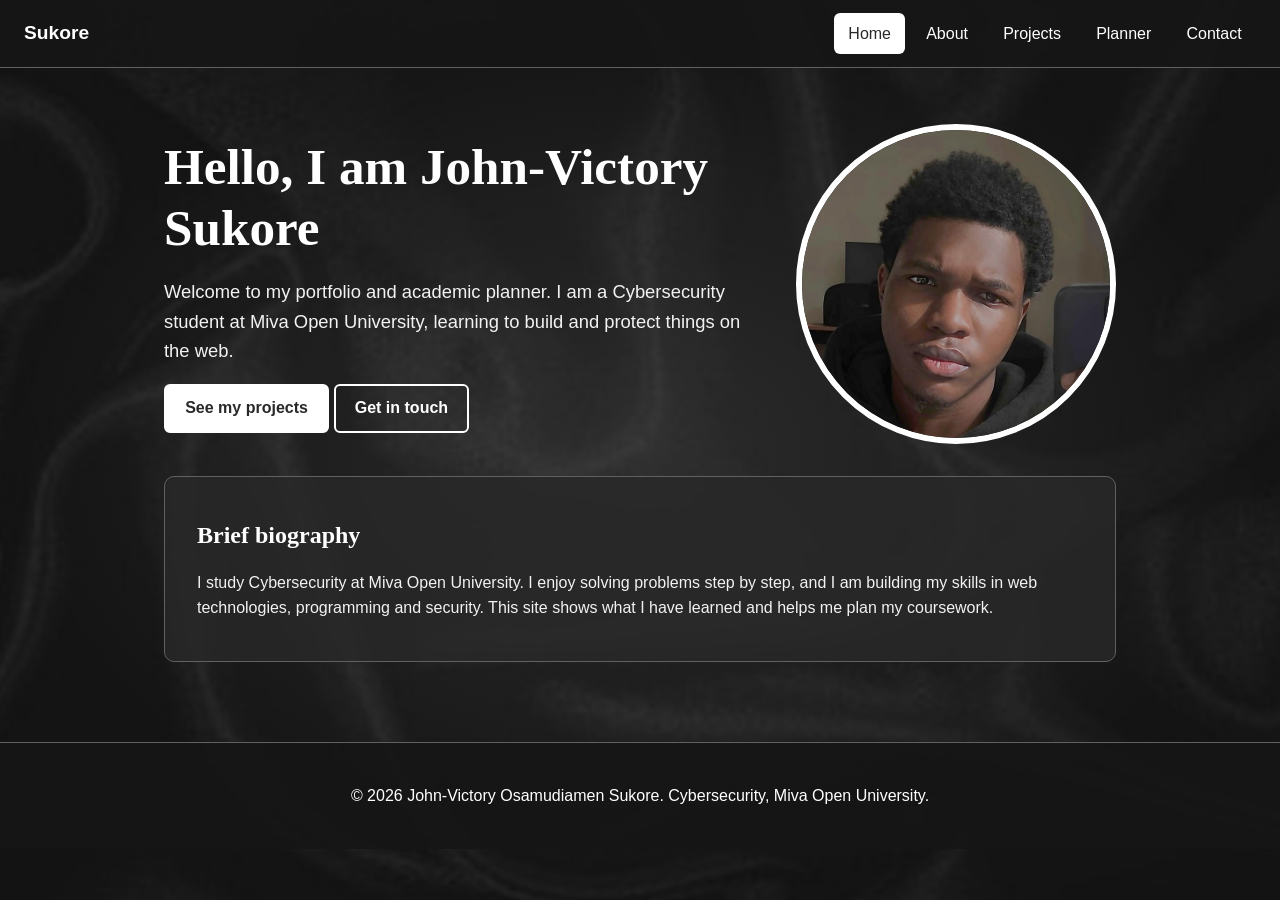
<file: portfolio/index.html>
<!DOCTYPE html>
<html lang="en">
<head>
<meta charset="UTF-8">
<meta name="viewport" content="width=device-width, initial-scale=1">
<title>Home | John-Victory Sukore</title>
<link rel="stylesheet" href="style.css">
</head>
<body>
<header class="site-header">
<a class="brand" href="index.html">Sukore</a>
<button class="menu-btn" id="menuBtn" aria-label="Toggle menu" aria-expanded="false">Menu</button>
<nav><ul id="navList"><li><a href="index.html" class="active" aria-current="page">Home</a></li><li><a href="about.html">About</a></li><li><a href="projects.html">Projects</a></li><li><a href="planner.html">Planner</a></li><li><a href="contact.html">Contact</a></li></ul></nav>
</header>
<main>
<section class="hero">
<div class="hero-text">
<h1>Hello, I am John-Victory Sukore</h1>
<p class="lead">Welcome to my portfolio and academic planner. I am a Cybersecurity student at Miva Open University, learning to build and protect things on the web.</p>
<a class="btn" href="projects.html">See my projects</a>
<a class="btn btn-ghost" href="contact.html">Get in touch</a>
</div>
<img class="portrait" src="profile.jpg" alt="Photograph of John-Victory Sukore" width="320" height="320">
</section>
<section class="panel">
<h2>Brief biography</h2>
<p>I study Cybersecurity at Miva Open University. I enjoy solving problems step by step, and I am building my skills in web technologies, programming and security. This site shows what I have learned and helps me plan my coursework.</p>
</section>
</main>
<footer class="site-footer"><p>&copy; 2026 John-Victory Osamudiamen Sukore. Cybersecurity, Miva Open University.</p></footer>
<script src="script.js"></script>
</body>
</html>
</file>
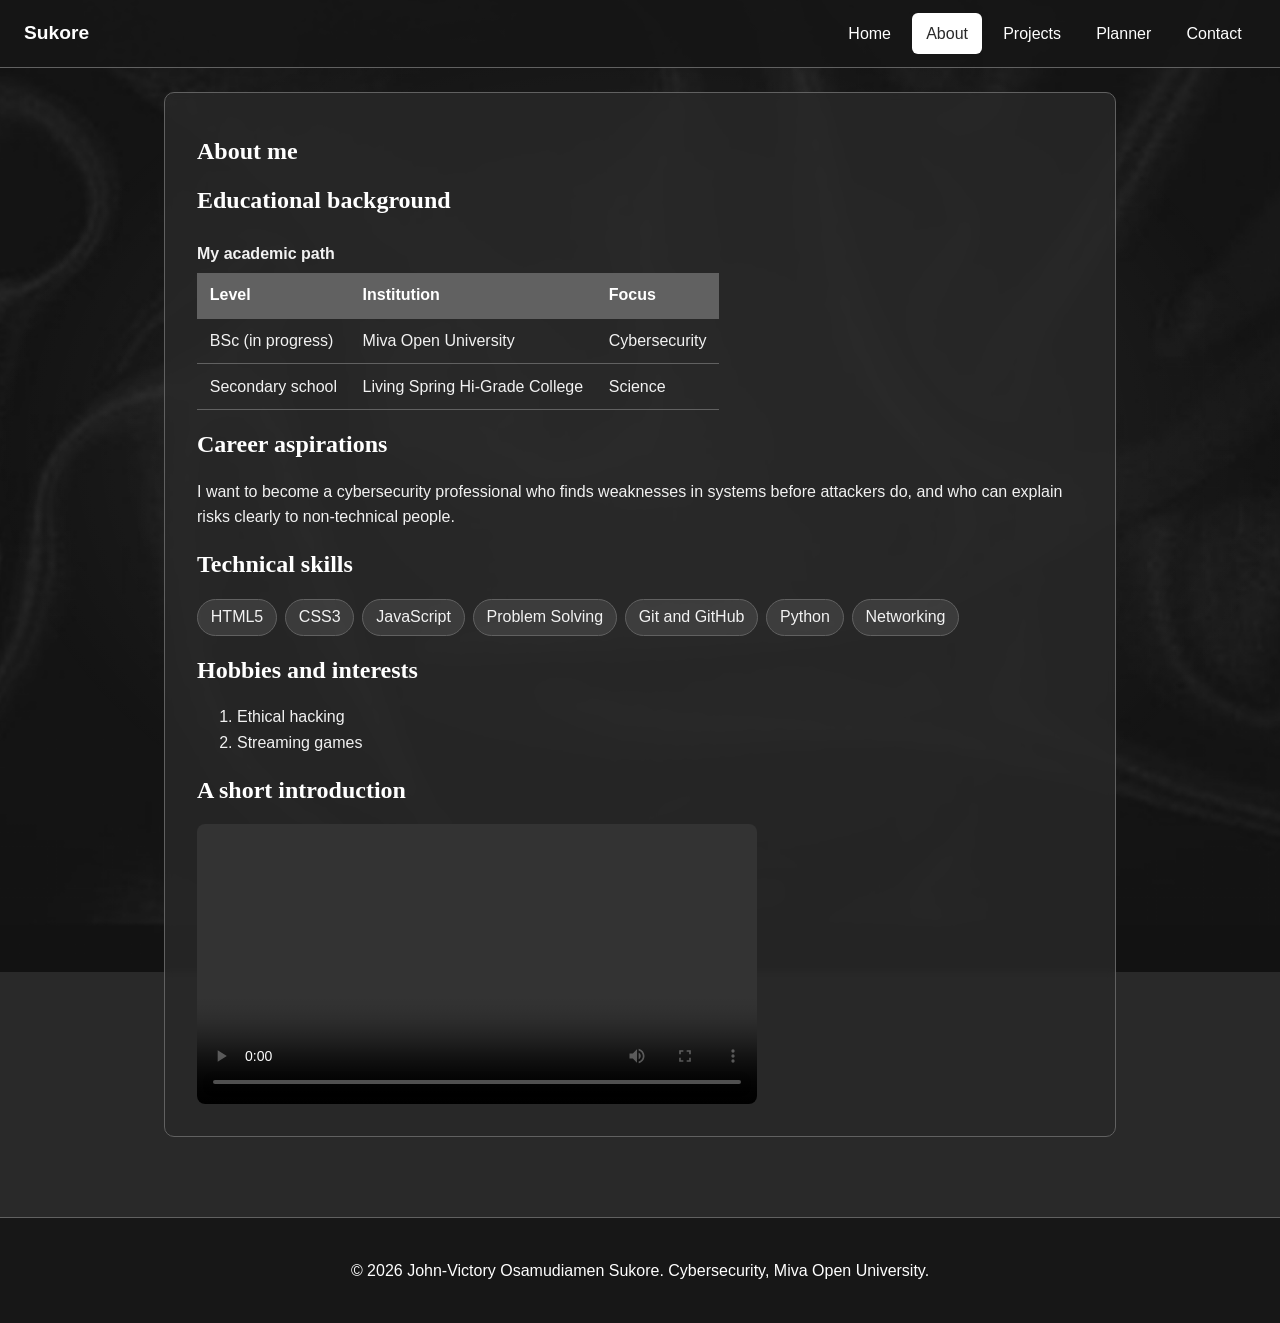
<file: portfolio/about.html>
<!DOCTYPE html>
<html lang="en">
<head>
<meta charset="UTF-8">
<meta name="viewport" content="width=device-width, initial-scale=1">
<title>About | John-Victory Osamudiamen Sukore</title>
<link rel="stylesheet" href="style.css">
</head>
<body>
<header class="site-header">
<a class="brand" href="index.html">Sukore</a>
<button class="menu-btn" id="menuBtn" aria-label="Toggle menu" aria-expanded="false">Menu</button>
<nav><ul id="navList"><li><a href="index.html">Home</a></li><li><a href="about.html" class="active" aria-current="page">About</a></li><li><a href="projects.html">Projects</a></li><li><a href="planner.html">Planner</a></li><li><a href="contact.html">Contact</a></li></ul></nav>
</header>
<main>
<section class="panel">
<h1>About me</h1>
<h2>Educational background</h2>
<table>
<caption>My academic path</caption>
<thead><tr><th>Level</th><th>Institution</th><th>Focus</th></tr></thead>
<tbody>
<tr><td>BSc (in progress)</td><td>Miva Open University</td><td>Cybersecurity</td></tr>
<tr><td>Secondary school</td><td>Living Spring Hi-Grade College</td><td>Science</td></tr>
</tbody>
</table>
<h2>Career aspirations</h2>
<p>I want to become a cybersecurity professional who finds weaknesses in systems before attackers do, and who can explain risks clearly to non-technical people.</p>
<h2>Technical skills</h2>
<ul class="skills"><li>HTML5</li><li>CSS3</li><li>JavaScript</li><li>Problem Solving</li><li>Git and GitHub</li><li>Python</li><li>Networking</li></ul>
<h2>Hobbies and interests</h2>
<ol><li>Ethical hacking</li><li>Streaming games</li></ol>
<h2>A short introduction</h2>
<video controls preload="metadata" width="560"><source src="intro.mp4" type="video/mp4">Your browser does not support video.</video>
</section>
</main>
<footer class="site-footer"><p>&copy; 2026 John-Victory Osamudiamen Sukore. Cybersecurity, Miva Open University.</p></footer>
<script src="script.js"></script>
</body>
</html>
</file>
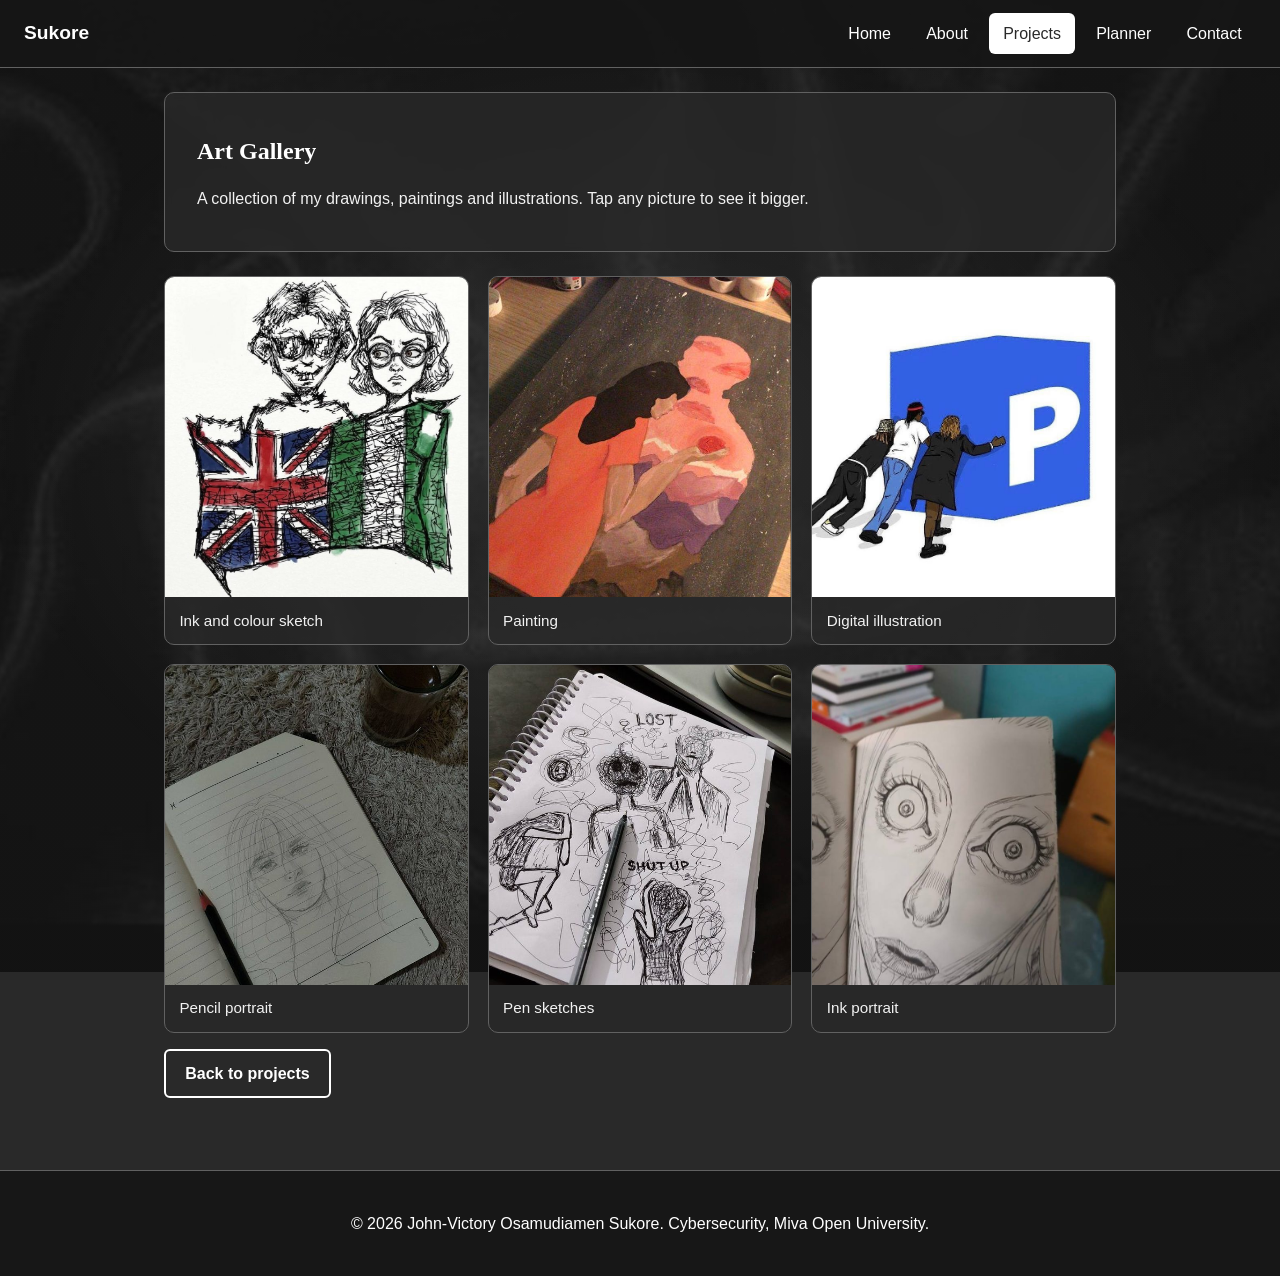
<file: portfolio/art.html>
<!DOCTYPE html>
<html lang="en">
<head>
<meta charset="UTF-8">
<meta name="viewport" content="width=device-width, initial-scale=1">
<title>Art Gallery | John-Victory Sukore</title>
<link rel="stylesheet" href="style.css">
<style>
.gallery{display:grid;grid-template-columns:repeat(auto-fit,minmax(240px,1fr));gap:1.2rem}
.gallery figure{margin:0;background:var(--card);border:1px solid var(--mid);border-radius:10px;overflow:hidden;transition:transform .25s,box-shadow .25s}
.gallery figure:hover{transform:translateY(-4px);box-shadow:0 8px 20px rgba(0,0,0,.5)}
.gallery img{display:block;width:100%;height:320px;object-fit:cover}
.gallery figcaption{padding:.7rem .9rem;font-size:.95rem}
</style>
</head>
<body>
<header class="site-header">
<a class="brand" href="index.html">Sukore</a>
<button class="menu-btn" id="menuBtn" aria-label="Toggle menu" aria-expanded="false">Menu</button>
<nav><ul id="navList"><li><a href="index.html">Home</a></li><li><a href="about.html">About</a></li><li><a href="projects.html" class="active" aria-current="page">Projects</a></li><li><a href="planner.html">Planner</a></li><li><a href="contact.html">Contact</a></li></ul></nav>
</header>
<main>
<section class="panel">
<h1>Art Gallery</h1>
<p>A collection of my drawings, paintings and illustrations. Tap any picture to see it bigger.</p>
</section>
<section class="gallery">
<figure><a href="art1.jpg"><img src="art1.jpg" alt="Ink and colour sketch of two people in front of the UK and Nigerian flags" loading="lazy"></a><figcaption>Ink and colour sketch</figcaption></figure>
<figure><a href="art2.jpg"><img src="art2.jpg" alt="Painting of a woman holding a red flower beside a pink silhouette" loading="lazy"></a><figcaption>Painting</figcaption></figure>
<figure><a href="art3.jpg"><img src="art3.jpg" alt="Digital illustration of three people pushing a big blue cube with the letter P" loading="lazy"></a><figcaption>Digital illustration</figcaption></figure>
<figure><a href="art4.jpg"><img src="art4.jpg" alt="Pencil portrait sketch of a girl in a notebook" loading="lazy"></a><figcaption>Pencil portrait</figcaption></figure>
<figure><a href="art5.jpg"><img src="art5.jpg" alt="Pen sketches of scribbled figures with the words LOST and SHUT UP" loading="lazy"></a><figcaption>Pen sketches</figcaption></figure>
<figure><a href="art6.jpg"><img src="art6.jpg" alt="Ink drawing of a face with large eyes" loading="lazy"></a><figcaption>Ink portrait</figcaption></figure>
</section>
<p><a class="btn btn-ghost" href="projects.html">Back to projects</a></p>
</main>
<footer class="site-footer"><p>&copy; 2026 John-Victory Osamudiamen Sukore. Cybersecurity, Miva Open University.</p></footer>
<script src="script.js"></script>
</body>
</html>
</file>
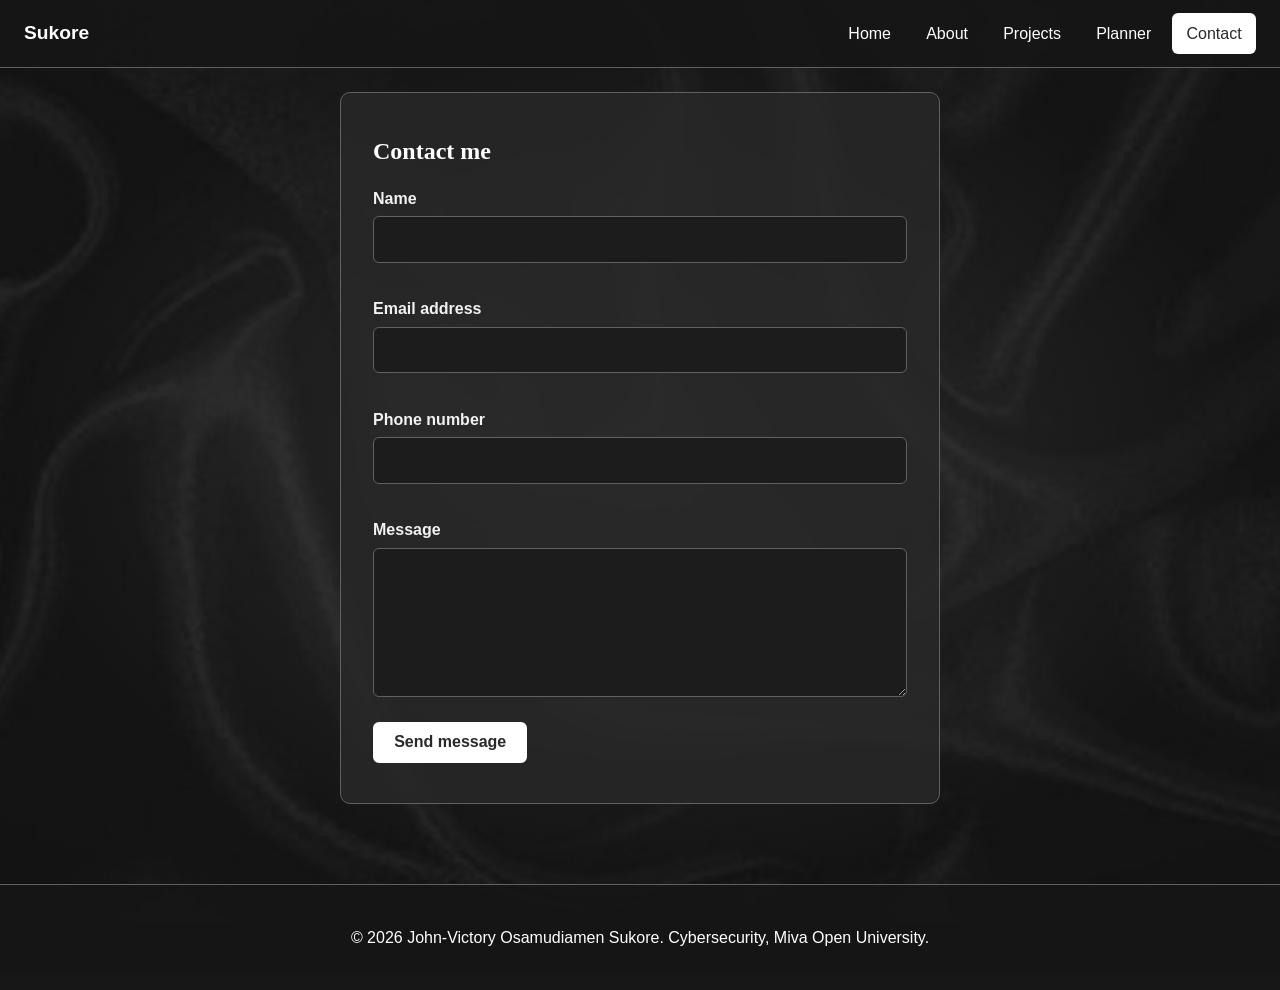
<file: portfolio/contact.html>
<!DOCTYPE html>
<html lang="en">
<head>
<meta charset="UTF-8">
<meta name="viewport" content="width=device-width, initial-scale=1">
<title>Contact | John-Victory Sukore</title>
<link rel="stylesheet" href="style.css">
</head>
<body>
<header class="site-header">
<a class="brand" href="index.html">Sukore</a>
<button class="menu-btn" id="menuBtn" aria-label="Toggle menu" aria-expanded="false">Menu</button>
<nav><ul id="navList"><li><a href="index.html">Home</a></li><li><a href="about.html">About</a></li><li><a href="projects.html">Projects</a></li><li><a href="planner.html">Planner</a></li><li><a href="contact.html" class="active" aria-current="page">Contact</a></li></ul></nav>
</header>
<main>
<section class="panel narrow">
<h1>Contact me</h1>
<form id="contactForm" novalidate>
<label for="name">Name</label>
<input type="text" id="name" name="name">
<span class="err" id="nameErr"></span>
<label for="email">Email address</label>
<input type="email" id="email" name="email">
<span class="err" id="emailErr"></span>
<label for="phone">Phone number</label>
<input type="text" id="phone" name="phone" inputmode="numeric">
<span class="err" id="phoneErr"></span>
<label for="message">Message</label>
<textarea id="message" name="message" rows="5"></textarea>
<span class="err" id="messageErr"></span>
<button class="btn" type="submit">Send message</button>
<p id="formSuccess" class="success" role="status"></p>
</form>
</section>
</main>
<footer class="site-footer"><p>&copy; 2026 John-Victory Osamudiamen Sukore. Cybersecurity, Miva Open University.</p></footer>
<script src="script.js"></script>
</body>
</html>
</file>
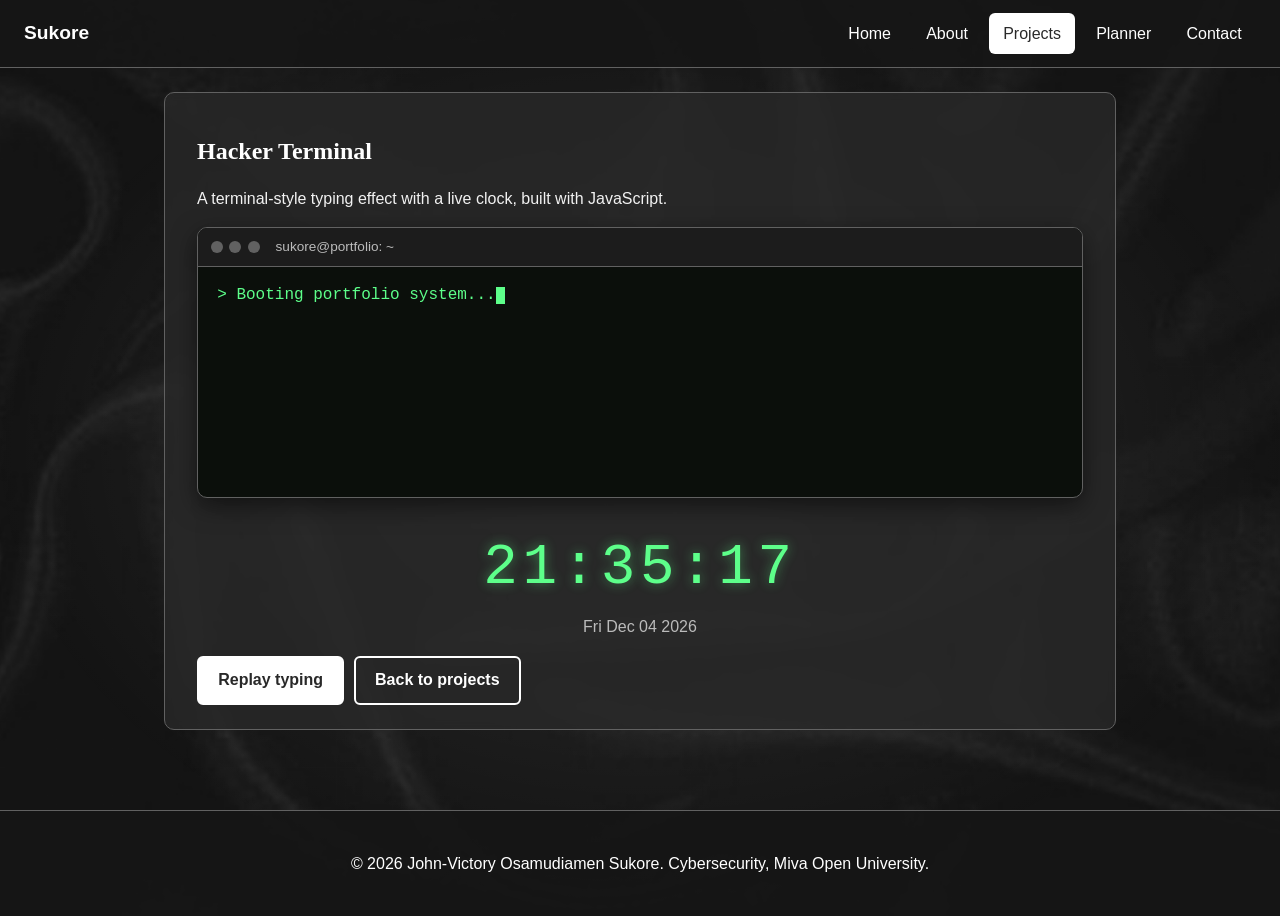
<file: portfolio/hacker.html>
<!DOCTYPE html>
<html lang="en">
<head>
<meta charset="UTF-8">
<meta name="viewport" content="width=device-width, initial-scale=1">
<title>Hacker Terminal | John-Victory Sukore</title>
<link rel="stylesheet" href="style.css">
<style>
.terminal{background:#0b0f0b;border:1px solid var(--mid);border-radius:10px;overflow:hidden;box-shadow:0 8px 24px rgba(0,0,0,.5)}
.term-bar{display:flex;align-items:center;gap:.4rem;padding:.5rem .8rem;background:#1c1c1c;border-bottom:1px solid var(--mid)}
.dot{width:12px;height:12px;border-radius:50%;background:var(--mid)}
.term-title{margin-left:.6rem;font-size:.85rem;color:#bbb}
.term-body{padding:1rem 1.2rem;min-height:230px;font-family:"Courier New",Consolas,monospace;font-size:1rem;color:#5dff8a;white-space:pre-wrap;word-break:break-word}
.cursor{display:inline-block;width:.6em;height:1.1em;background:#5dff8a;vertical-align:text-bottom;animation:blink 1s steps(1) infinite}
@keyframes blink{50%{opacity:0}}
.clock{text-align:center;margin:1.5rem 0 .5rem}
.time{font-family:"Courier New",Consolas,monospace;font-size:clamp(2.2rem,9vw,3.6rem);color:#5dff8a;letter-spacing:.08em;text-shadow:0 0 12px rgba(93,255,138,.45)}
.date{color:#bbb}
.actions{display:flex;flex-wrap:wrap;gap:.6rem;margin-top:1rem}
</style>
</head>
<body>
<header class="site-header">
<a class="brand" href="index.html">Sukore</a>
<button class="menu-btn" id="menuBtn" aria-label="Toggle menu" aria-expanded="false">Menu</button>
<nav><ul id="navList"><li><a href="index.html">Home</a></li><li><a href="about.html">About</a></li><li><a href="projects.html" class="active" aria-current="page">Projects</a></li><li><a href="planner.html">Planner</a></li><li><a href="contact.html">Contact</a></li></ul></nav>
</header>
<main>
<section class="panel">
<h1>Hacker Terminal</h1>
<p>A terminal-style typing effect with a live clock, built with JavaScript.</p>
<div class="terminal">
<div class="term-bar"><span class="dot"></span><span class="dot"></span><span class="dot"></span><span class="term-title">sukore@portfolio: ~</span></div>
<div class="term-body" id="screen" aria-live="polite"></div>
</div>
<div class="clock">
<div class="time" id="time">00:00:00</div>
<div class="date" id="date"></div>
</div>
<div class="actions">
<button type="button" class="btn" id="replay">Replay typing</button>
<a class="btn btn-ghost" href="projects.html">Back to projects</a>
</div>
</section>
</main>
<footer class="site-footer"><p>&copy; 2026 John-Victory Osamudiamen Sukore. Cybersecurity, Miva Open University.</p></footer>
<script src="script.js"></script>
<script>
var lines = [
  "> Booting portfolio system...",
  "> Access granted.",
  "> User: John-Victory Sukore",
  "> Role: Cybersecurity student, Miva Open University",
  "> Skills: HTML, CSS, JavaScript, Python, Networking",
  "> Mission: find weaknesses before attackers do",
  "> Status: learning every day"
];
var screenEl = document.getElementById("screen");
var run = 0;
var reduce = window.matchMedia("(prefers-reduced-motion: reduce)").matches;

function typeLines() {
  run++;
  var myRun = run;
  var text = "";
  var cursor = '<span class="cursor"></span>';
  screenEl.textContent = "";
  if (reduce) {
    screenEl.textContent = lines.join("\n");
    return;
  }
  var lineIndex = 0, charIndex = 0;
  function step() {
    if (myRun !== run) { return; }
    if (lineIndex >= lines.length) {
      screenEl.innerHTML = text.replace(/</g, "&lt;") + cursor;
      return;
    }
    var line = lines[lineIndex];
    if (charIndex < line.length) {
      text += line.charAt(charIndex);
      charIndex++;
      screenEl.innerHTML = text.replace(/</g, "&lt;") + cursor;
      setTimeout(step, 35);
    } else {
      text += "\n";
      lineIndex++;
      charIndex = 0;
      setTimeout(step, 350);
    }
  }
  step();
}

function pad(n) { return n < 10 ? "0" + n : "" + n; }
function updateClock() {
  var now = new Date();
  document.getElementById("time").textContent = pad(now.getHours()) + ":" + pad(now.getMinutes()) + ":" + pad(now.getSeconds());
  document.getElementById("date").textContent = now.toDateString();
}

document.getElementById("replay").addEventListener("click", typeLines);
updateClock();
setInterval(updateClock, 1000);
typeLines();
</script>
</body>
</html>
</file>
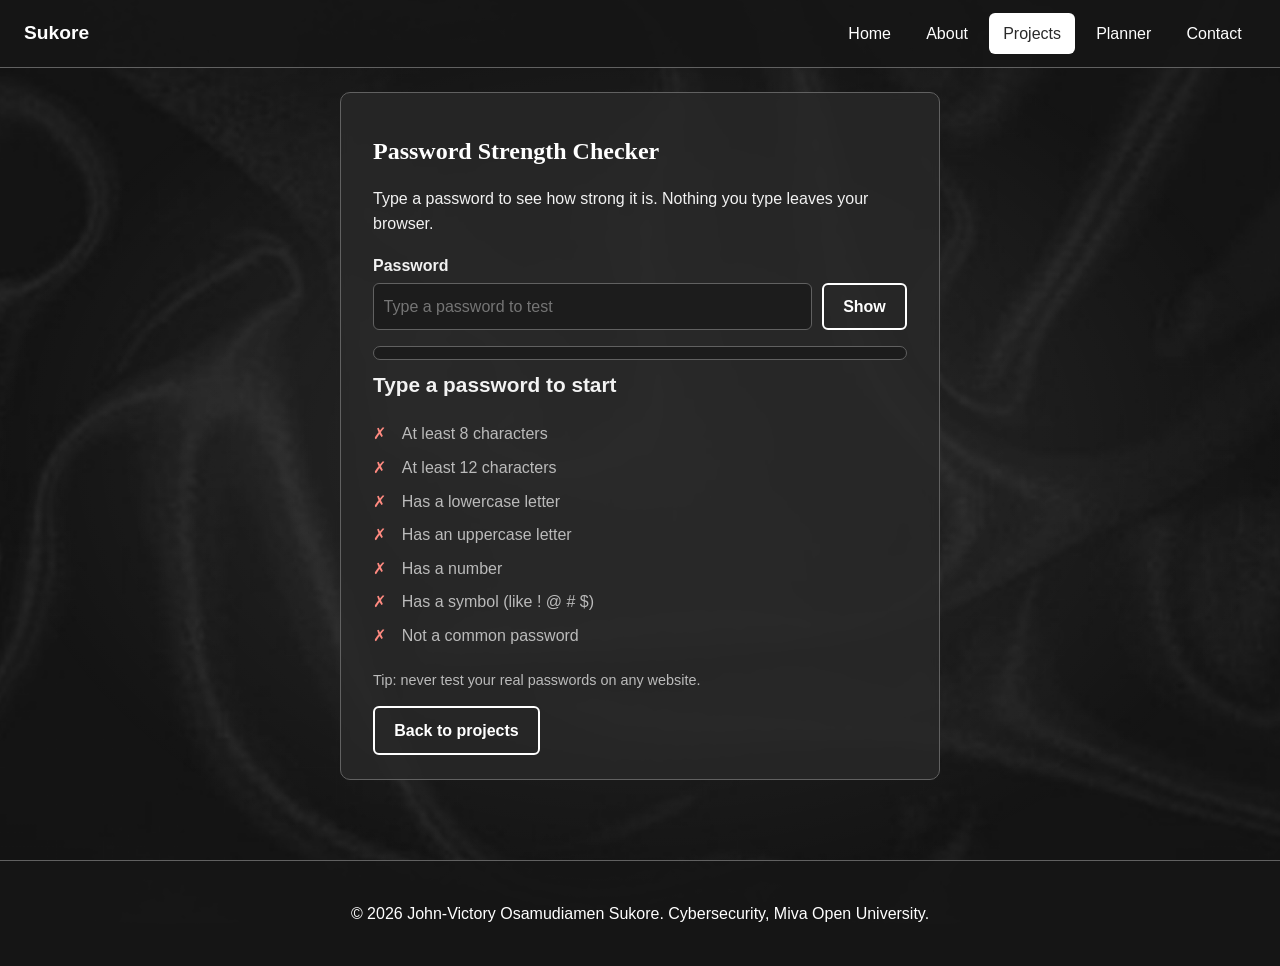
<file: portfolio/password.html>
<!DOCTYPE html>
<html lang="en">
<head>
<meta charset="UTF-8">
<meta name="viewport" content="width=device-width, initial-scale=1">
<title>Password Strength Checker | John-Victory Sukore</title>
<link rel="stylesheet" href="style.css">
<style>
.pw-row{display:flex;gap:.6rem}
.pw-row input{flex:1}
.meter{height:14px;background:#1c1c1c;border:1px solid var(--mid);border-radius:8px;overflow:hidden;margin:1rem 0 .5rem}
.meter-fill{height:100%;width:0;background:var(--bad);transition:width .4s,background .4s}
.verdict{font-size:1.3rem;font-weight:700;margin:.2rem 0 1rem}
.checks{list-style:none;padding:0;margin:0 0 1rem}
.checks li{padding:.25rem 0 .25rem 1.8rem;position:relative;color:#bbb;transition:color .3s}
.checks li::before{content:"\2717";position:absolute;left:0;color:var(--bad)}
.checks li.ok{color:var(--white)}
.checks li.ok::before{content:"\2713";color:var(--ok)}
.note{font-size:.9rem;color:#bbb}
</style>
</head>
<body>
<header class="site-header">
<a class="brand" href="index.html">Sukore</a>
<button class="menu-btn" id="menuBtn" aria-label="Toggle menu" aria-expanded="false">Menu</button>
<nav><ul id="navList"><li><a href="index.html">Home</a></li><li><a href="about.html">About</a></li><li><a href="projects.html" class="active" aria-current="page">Projects</a></li><li><a href="planner.html">Planner</a></li><li><a href="contact.html">Contact</a></li></ul></nav>
</header>
<main>
<section class="panel narrow">
<h1>Password Strength Checker</h1>
<p>Type a password to see how strong it is. Nothing you type leaves your browser.</p>
<label for="pw">Password</label>
<div class="pw-row">
<input type="password" id="pw" autocomplete="off" placeholder="Type a password to test">
<button type="button" class="btn btn-ghost" id="toggle" aria-pressed="false">Show</button>
</div>
<div class="meter" aria-hidden="true"><div class="meter-fill" id="fill"></div></div>
<p class="verdict" id="verdict" aria-live="polite">Type a password to start</p>
<ul class="checks" id="checks"></ul>
<p class="note" id="tip"></p>
<p class="note">Tip: never test your real passwords on any website.</p>
<a class="btn btn-ghost" href="projects.html">Back to projects</a>
</section>
</main>
<footer class="site-footer"><p>&copy; 2026 John-Victory Osamudiamen Sukore. Cybersecurity, Miva Open University.</p></footer>
<script src="script.js"></script>
<script>
var commonPasswords = ["password","123456","12345678","123456789","qwerty","abc123","letmein","welcome","admin","iloveyou","111111","passw0rd","football"];
var rules = [
  {label: "At least 8 characters", test: function (p) { return p.length >= 8; }},
  {label: "At least 12 characters", test: function (p) { return p.length >= 12; }},
  {label: "Has a lowercase letter", test: function (p) { return /[a-z]/.test(p); }},
  {label: "Has an uppercase letter", test: function (p) { return /[A-Z]/.test(p); }},
  {label: "Has a number", test: function (p) { return /[0-9]/.test(p); }},
  {label: "Has a symbol (like ! @ # $)", test: function (p) { return /[^A-Za-z0-9]/.test(p); }},
  {label: "Not a common password", test: function (p) { return p.length > 0 && commonPasswords.indexOf(p.toLowerCase()) === -1; }}
];
var pw = document.getElementById("pw");
var fill = document.getElementById("fill");
var verdict = document.getElementById("verdict");
var checks = document.getElementById("checks");
var tip = document.getElementById("tip");
var toggle = document.getElementById("toggle");

function buildChecklist() {
  checks.innerHTML = "";
  rules.forEach(function (rule) {
    var li = document.createElement("li");
    li.textContent = rule.label;
    checks.appendChild(li);
  });
}

function checkPassword() {
  var value = pw.value;
  var items = checks.children;
  var score = 0;
  rules.forEach(function (rule, i) {
    var passed = rule.test(value);
    items[i].className = passed ? "ok" : "";
    if (passed) { score++; }
  });
  if (value.length === 0) {
    fill.style.width = "0";
    verdict.textContent = "Type a password to start";
    verdict.style.color = "";
    tip.textContent = "";
    return;
  }
  var isCommon = commonPasswords.indexOf(value.toLowerCase()) !== -1;
  var label, color;
  if (isCommon || score <= 3) { label = "Weak"; color = "var(--bad)"; }
  else if (score <= 5) { label = "Medium"; color = "#f5c26b"; }
  else { label = "Strong"; color = "var(--ok)"; }
  fill.style.width = Math.round(score / rules.length * 100) + "%";
  fill.style.background = color;
  verdict.textContent = label;
  verdict.style.color = color;
  if (isCommon) { tip.textContent = "This is one of the most common passwords. Attackers try it first."; }
  else if (label === "Strong") { tip.textContent = "Great. Use a different strong password for every account."; }
  else { tip.textContent = "Make it longer and mix letters, numbers and symbols."; }
}

pw.addEventListener("input", checkPassword);
toggle.addEventListener("click", function () {
  var hidden = pw.type === "password";
  pw.type = hidden ? "text" : "password";
  toggle.textContent = hidden ? "Hide" : "Show";
  toggle.setAttribute("aria-pressed", hidden);
});
buildChecklist();
</script>
</body>
</html>
</file>
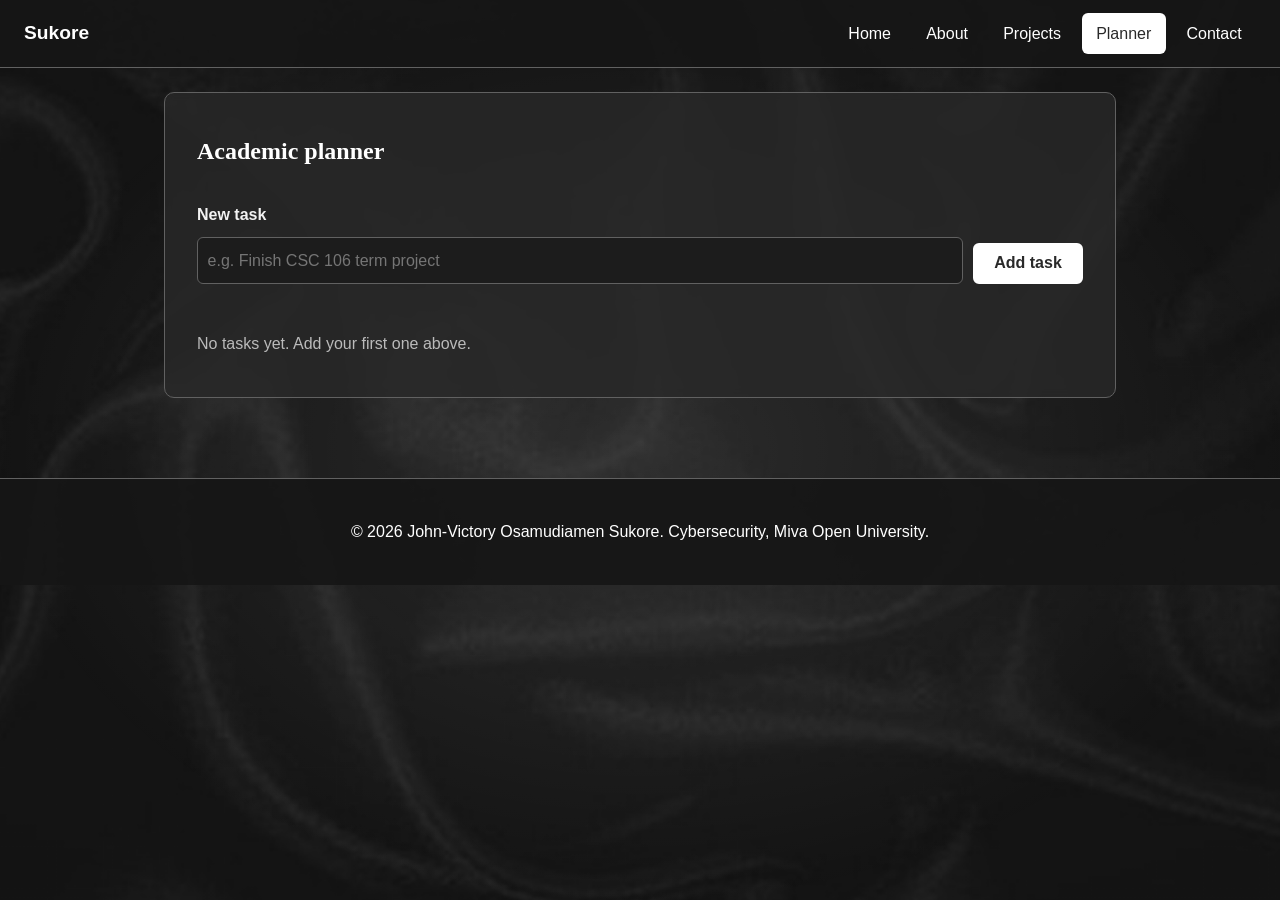
<file: portfolio/planner.html>
<!DOCTYPE html>
<html lang="en">
<head>
<meta charset="UTF-8">
<meta name="viewport" content="width=device-width, initial-scale=1">
<title>Planner | John-Victory Sukore</title>
<link rel="stylesheet" href="style.css">
</head>
<body>
<header class="site-header">
<a class="brand" href="index.html">Sukore</a>
<button class="menu-btn" id="menuBtn" aria-label="Toggle menu" aria-expanded="false">Menu</button>
<nav><ul id="navList"><li><a href="index.html">Home</a></li><li><a href="about.html">About</a></li><li><a href="projects.html">Projects</a></li><li><a href="planner.html" class="active" aria-current="page">Planner</a></li><li><a href="contact.html">Contact</a></li></ul></nav>
</header>
<main>
<section class="panel">
<h1>Academic planner</h1>
<form id="taskForm" class="inline-form">
<label for="taskInput">New task</label>
<input type="text" id="taskInput" placeholder="e.g. Finish CSC 106 term project" autocomplete="off">
<button class="btn" type="submit">Add task</button>
</form>
<p id="taskMsg" class="msg" role="alert"></p>
<p id="taskCount" class="count"></p>
<ul id="taskList" class="tasks"></ul>
</section>
</main>
<footer class="site-footer"><p>&copy; 2026 John-Victory Osamudiamen Sukore. Cybersecurity, Miva Open University.</p></footer>
<script src="script.js"></script>
</body>
</html>
</file>
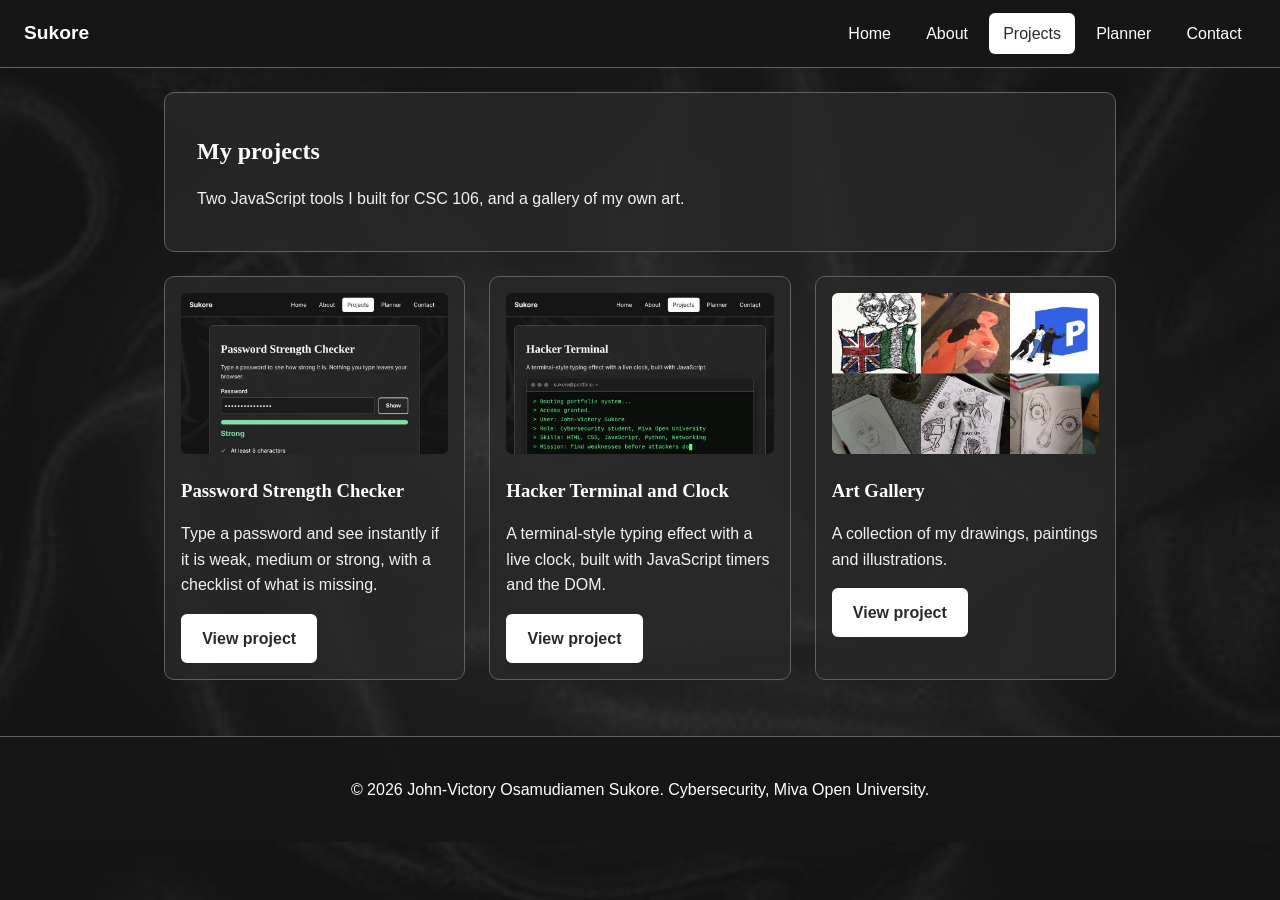
<file: portfolio/projects.html>
<!DOCTYPE html>
<html lang="en">
<head>
<meta charset="UTF-8">
<meta name="viewport" content="width=device-width, initial-scale=1">
<title>Projects | John-Victory Sukore</title>
<link rel="stylesheet" href="style.css">
</head>
<body>
<header class="site-header">
<a class="brand" href="index.html">Sukore</a>
<button class="menu-btn" id="menuBtn" aria-label="Toggle menu" aria-expanded="false">Menu</button>
<nav><ul id="navList"><li><a href="index.html">Home</a></li><li><a href="about.html">About</a></li><li><a href="projects.html" class="active" aria-current="page">Projects</a></li><li><a href="planner.html">Planner</a></li><li><a href="contact.html">Contact</a></li></ul></nav>
</header>
<main>
<section class="panel"><h1>My projects</h1><p>Two JavaScript tools I built for CSC 106, and a gallery of my own art.</p></section>
<section class="grid">
<article class="card"><img src="project4.jpg" alt="Screenshot of the Password Strength Checker" loading="lazy"><h3>Password Strength Checker</h3><p>Type a password and see instantly if it is weak, medium or strong, with a checklist of what is missing.</p><a class="btn" href="password.html">View project</a></article>
<article class="card"><img src="project5.jpg" alt="Screenshot of the Hacker Terminal and live clock" loading="lazy"><h3>Hacker Terminal and Clock</h3><p>A terminal-style typing effect with a live clock, built with JavaScript timers and the DOM.</p><a class="btn" href="hacker.html">View project</a></article>
<article class="card"><img src="project6.jpg" alt="Collage of my drawings and paintings" loading="lazy"><h3>Art Gallery</h3><p>A collection of my drawings, paintings and illustrations.</p><a class="btn" href="art.html">View project</a></article>
</section>
</main>
<footer class="site-footer"><p>&copy; 2026 John-Victory Osamudiamen Sukore. Cybersecurity, Miva Open University.</p></footer>
<script src="script.js"></script>
</body>
</html>
</file>
<file: portfolio/style.css>
:root{--bg:#292929;--mid:#616161;--white:#ffffff;--text:#f2f2f2;--card:rgba(41,41,41,.82);--bar:rgba(22,22,22,.92);--ok:#7fe0a8;--bad:#ff8a80}
*{box-sizing:border-box}
body{margin:0;font-family:"Segoe UI",Roboto,Helvetica,Arial,sans-serif;line-height:1.6;color:var(--text);background:var(--bg)}
body::before{content:"";position:fixed;inset:-8%;z-index:-2;background:linear-gradient(rgba(41,41,41,.45),rgba(41,41,41,.45)),url("bg.jpg") center/cover no-repeat;animation:drift 12s ease-in-out infinite alternate;will-change:transform}
body::after{content:"";position:fixed;inset:-30%;z-index:-1;pointer-events:none;background:radial-gradient(ellipse at center,rgba(255,255,255,.10),rgba(255,255,255,0) 45%);animation:sheen 9s ease-in-out infinite alternate;will-change:transform}
@keyframes drift{from{transform:translate3d(-2%,-1%,0) scale(1.04)}to{transform:translate3d(2%,1.5%,0) scale(1.14)}}
@keyframes sheen{from{transform:translate3d(-25%,-10%,0)}to{transform:translate3d(25%,12%,0)}}
h1,h2,h3{font-family:Georgia,"Times New Roman",serif;color:var(--white);line-height:1.2}
a{color:var(--white)}
:focus-visible{outline:3px solid var(--white);outline-offset:2px}
.site-header{display:flex;flex-wrap:wrap;align-items:center;justify-content:space-between;padding:.8rem 1.5rem;background:var(--bar);border-bottom:1px solid var(--mid);position:sticky;top:0;z-index:10}
.brand{color:var(--white);font-weight:700;font-size:1.2rem;text-decoration:none}
nav ul{display:flex;gap:.4rem;list-style:none;margin:0;padding:0}
nav a{display:block;padding:.5rem .9rem;color:var(--white);text-decoration:none;border-radius:6px;transition:background .25s,color .25s}
nav a:hover,nav a.active{background:var(--white);color:var(--bg)}
.menu-btn{display:none;background:var(--white);color:var(--bg);border:0;padding:.5rem 1rem;border-radius:6px;font-weight:600;cursor:pointer}
main{max-width:1000px;margin:0 auto;padding:1.5rem}
.hero{display:flex;flex-wrap:wrap;align-items:center;gap:2rem;padding:2rem 0}
.hero-text{flex:1 1 320px}
.hero h1{font-size:clamp(2rem,5vw,3.2rem);margin:0 0 1rem}
.lead{font-size:1.15rem}
.portrait{flex:0 1 320px;width:100%;max-width:320px;height:auto;border-radius:50%;border:6px solid var(--white);animation:pop .9s ease-out both}
@keyframes pop{from{opacity:0;transform:scale(.85)}to{opacity:1;transform:scale(1)}}
.panel{background:var(--card);border:1px solid var(--mid);border-radius:10px;padding:1.5rem 2rem;margin-bottom:1.5rem;backdrop-filter:blur(4px)}
.narrow{max-width:600px;margin-inline:auto}
.btn{display:inline-block;background:var(--white);color:var(--bg);border:2px solid var(--white);padding:.6rem 1.2rem;border-radius:6px;font-size:1rem;font-weight:600;text-decoration:none;cursor:pointer;transition:transform .2s,background .2s,color .2s}
.btn:hover{background:transparent;color:var(--white);transform:translateY(-2px)}
.btn-ghost{background:transparent;color:var(--white)}
.btn-ghost:hover{background:var(--white);color:var(--bg)}
table{width:100%;border-collapse:collapse;overflow-x:auto;display:block}
th,td{padding:.6rem .8rem;border-bottom:1px solid var(--mid);text-align:left}
th{background:var(--mid);color:var(--white)}
caption{text-align:left;font-weight:600;padding:.4rem 0}
.skills{display:flex;flex-wrap:wrap;gap:.5rem;list-style:none;padding:0}
.skills li{background:rgba(97,97,97,.35);border:1px solid var(--mid);padding:.3rem .8rem;border-radius:20px}
video{max-width:100%;height:auto;border-radius:8px}
.grid{display:grid;grid-template-columns:repeat(auto-fit,minmax(260px,1fr));gap:1.5rem}
.card{background:var(--card);border:1px solid var(--mid);border-radius:10px;padding:1rem;transition:transform .25s,box-shadow .25s}
.card:hover{transform:translateY(-4px);box-shadow:0 8px 20px rgba(0,0,0,.5)}
.card img{width:100%;height:auto;border-radius:6px}
label{display:block;margin:1rem 0 .3rem;font-weight:600}
input,textarea{width:100%;padding:.6rem;background:#1c1c1c;color:var(--white);border:1px solid var(--mid);border-radius:6px;font:inherit}
.inline-form{display:flex;flex-wrap:wrap;gap:.6rem;align-items:end}
.inline-form label{width:100%;margin-bottom:0}
.inline-form input{flex:1 1 220px;width:auto}
.err,.msg{color:var(--bad);font-size:.9rem;display:block;min-height:1.2em}
.success{color:var(--ok);font-weight:600}
.count{color:#bbb}
.tasks{list-style:none;padding:0}
.tasks li{display:flex;align-items:center;gap:.8rem;padding:.7rem;border-bottom:1px solid var(--mid);animation:pop .3s ease-out}
.tasks li.done span{text-decoration:line-through;color:#999}
.tasks span{flex:1;word-break:break-word}
.tasks input{width:auto}
.del{background:var(--bad);color:#1c1c1c;border:0;border-radius:6px;padding:.3rem .7rem;font-weight:600;cursor:pointer}
.site-footer{text-align:center;padding:1.5rem;background:var(--bar);border-top:1px solid var(--mid);color:var(--white);margin-top:2rem}
@media(max-width:700px){.menu-btn{display:block}nav{width:100%}nav ul{display:none;flex-direction:column;padding-top:.6rem}nav ul.open{display:flex}.panel{padding:1.2rem}}
@media(prefers-reduced-motion:reduce){*,body::before,body::after{animation:none!important;transition:none!important}}
</file>
